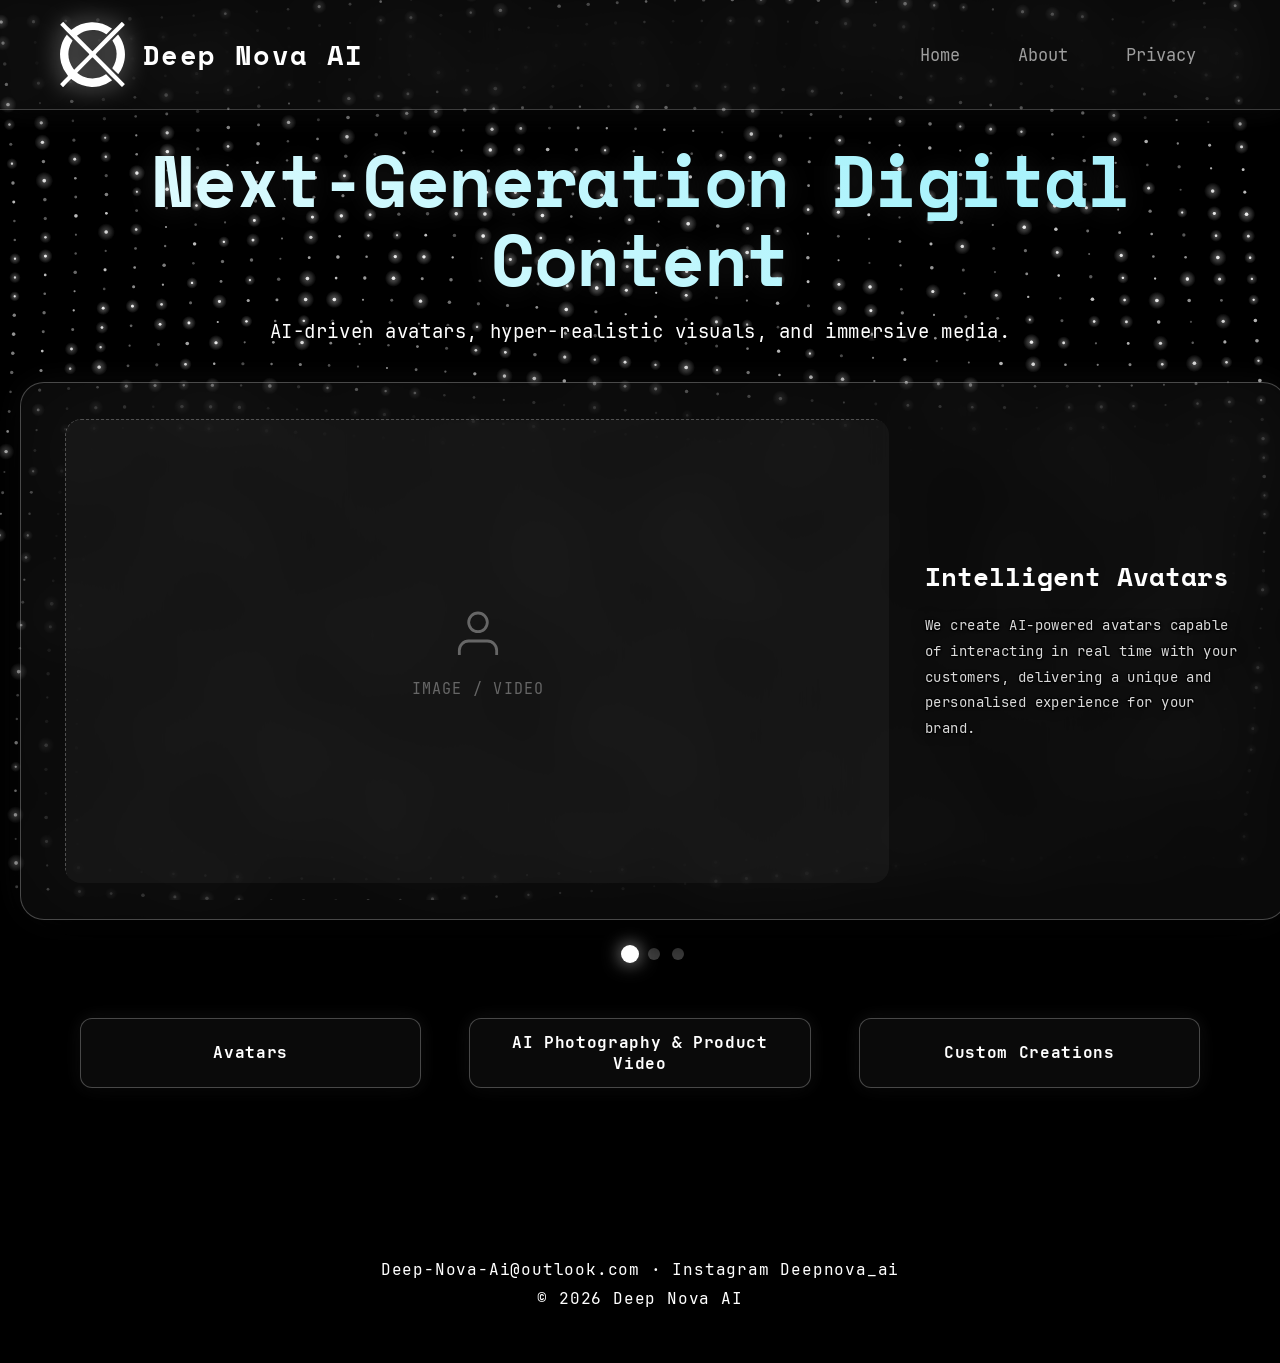
<file: index.html>
<!DOCTYPE html>
<html lang="en">
<head>
<meta charset="UTF-8">
<meta name="viewport" content="width=device-width, initial-scale=1.0">
<title>Deep Nova AI</title>
<link rel="icon" type="image/svg+xml" href="assets/img/logo.svg">
<link href="https://fonts.googleapis.com/css2?family=Inter:wght@300;400;500;600;700&family=Space+Grotesk:wght@300;400;500;600;700&display=swap" rel="stylesheet">
<link rel="stylesheet" href="styles.css">
<script defer src="script.js"></script>
</head>
<body>

    <header class="nav">
        <a href="index.html" class="nav-brand">
            <img src="assets/img/logo.svg" alt="Logo" class="nav-logo">
            <h1>Deep Nova AI</h1>
        </a>
        <button class="nav-toggle" id="navToggle">
            <span></span>
            <span></span>
            <span></span>
        </button>
        <nav id="navMenu">
            <a href="index.html">Home</a>
            <a href="about.html">About</a>
            <a href="privacy.html">Privacy</a>
        </nav>
    </header>

<section class="hero">
  <div class="hero-text">
    <h2>Next-Generation Digital Content</h2>
    <p>AI-driven avatars, hyper-realistic visuals, and immersive media.</p>
  </div>

  <!-- Carousel -->
  <div class="carousel">
    <div class="carousel-track-wrapper">
    <div class="carousel-track">

      <!-- Slide 1: Intelligent Avatars -->
      <a class="carousel-slide" href="chatbots.html">
        <div class="slide-media">
          <div class="slide-media-placeholder">
            <svg width="56" height="56" viewBox="0 0 24 24" fill="none" stroke="currentColor" stroke-width="1.2"><path d="M20 21v-2a4 4 0 0 0-4-4H8a4 4 0 0 0-4 4v2"/><circle cx="12" cy="7" r="4"/></svg>
            <span>Image / Video</span>
          </div>
        </div>
        <div class="slide-text">
          <h3>Intelligent Avatars</h3>
          <p>We create AI-powered avatars capable of interacting in real time with your customers, delivering a unique and personalised experience for your brand.</p>
        </div>
      </a>

      <!-- Slide 2: AI Photography & Video -->
      <a class="carousel-slide" href="data.html">
        <div class="slide-media">
          <div class="slide-media-placeholder">
            <svg width="56" height="56" viewBox="0 0 24 24" fill="none" stroke="currentColor" stroke-width="1.2"><path d="M23 19a2 2 0 0 1-2 2H3a2 2 0 0 1-2-2V8a2 2 0 0 1 2-2h4l2-3h6l2 3h4a2 2 0 0 1 2 2z"/><circle cx="12" cy="13" r="4"/></svg>
            <span>Image / Video</span>
          </div>
        </div>
        <div class="slide-text">
          <h3>AI Photography &amp; Video</h3>
          <p>We generate high-quality product images and videos using artificial intelligence, drastically reducing production costs and timelines for your brand.</p>
        </div>
      </a>

      <!-- Slide 3: Custom Creations -->
      <a class="carousel-slide" href="neural.html">
        <div class="slide-media">
          <div class="slide-media-placeholder">
            <svg width="56" height="56" viewBox="0 0 24 24" fill="none" stroke="currentColor" stroke-width="1.2"><path d="M12 2l3.09 6.26L22 9.27l-5 4.87 1.18 6.88L12 17.77l-6.18 3.25L7 14.14 2 9.27l6.91-1.01L12 2z"/></svg>
            <span>Image / Video</span>
          </div>
        </div>
        <div class="slide-text">
          <h3>Custom Creations</h3>
          <p>We develop fully bespoke AI systems for your business — from process automation to advanced prediction models tailored to your specific creative vision.</p>
        </div>
      </a>

    </div>
    </div><!-- end carousel-track-wrapper -->
    <div class="carousel-dots">
      <span class="dot active" onclick="goToSlide(0)"></span>
      <span class="dot" onclick="goToSlide(1)"></span>
      <span class="dot" onclick="goToSlide(2)"></span>
    </div>
  </div>

  <!-- Buttons -->
  <div class="grid">
    <a class="card" href="chatbots.html">Avatars</a>
    <a class="card" href="data.html">AI Photography &amp; Product Video</a>
    <a class="card" href="neural.html">Custom Creations</a>
  </div>
</section>

<div class="footer">Deep-Nova-Ai@outlook.com · Instagram Deepnova_ai<br>© 2026 Deep Nova AI</div>

</body>
</html>
</file>
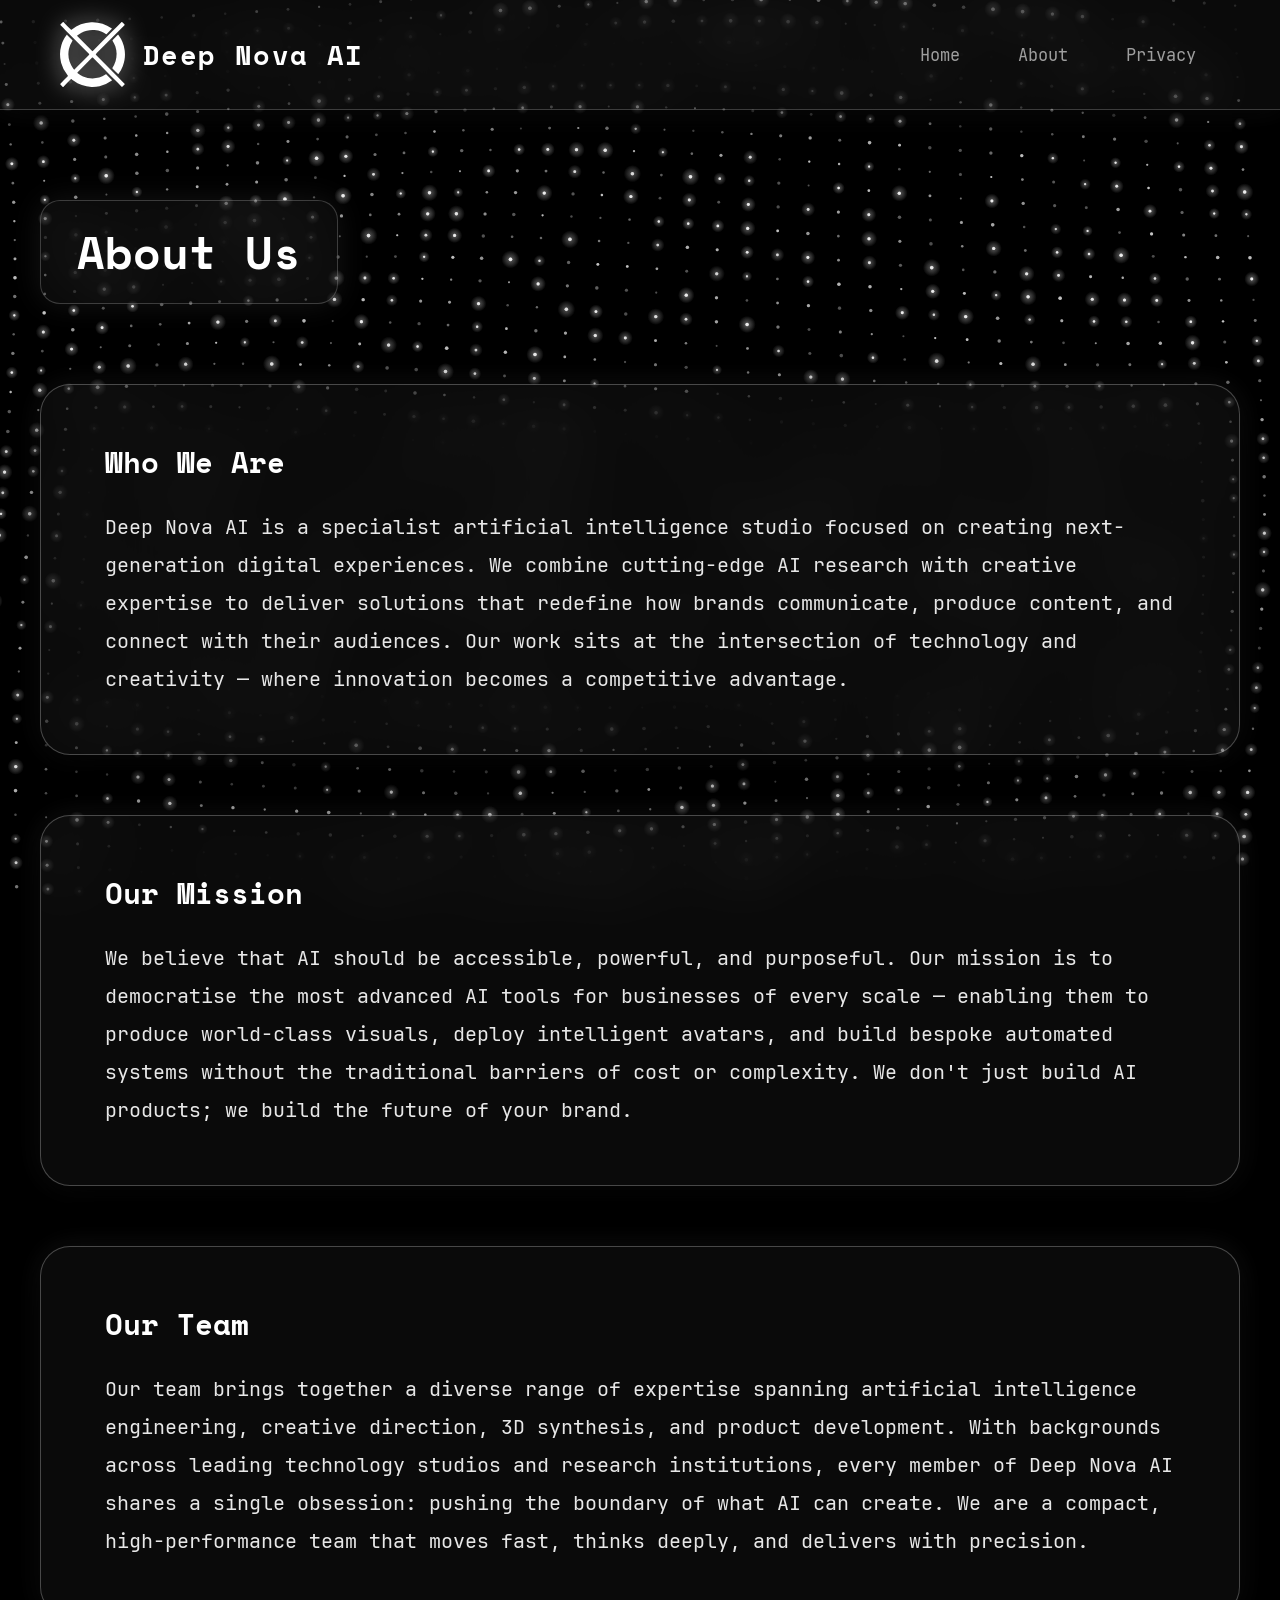
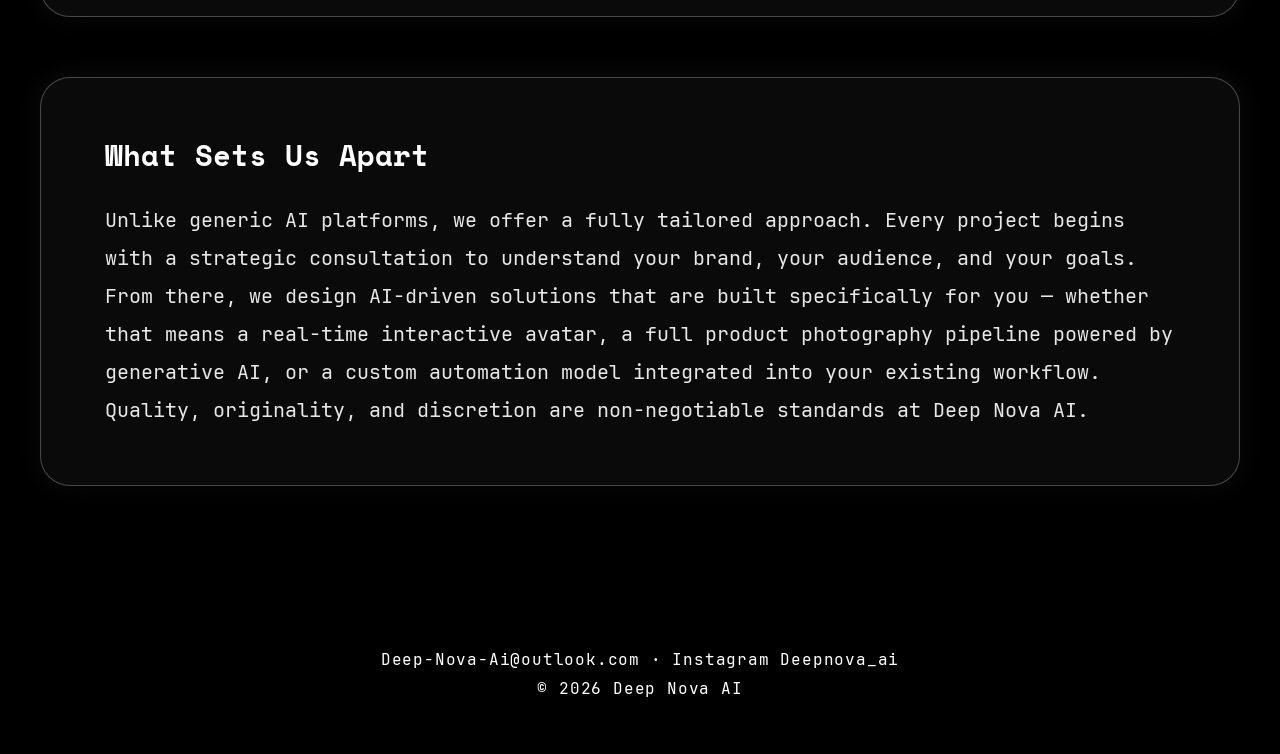
<file: about.html>
<!DOCTYPE html>
<html lang="en">
<head>
<meta charset="UTF-8">
<meta name="viewport" content="width=device-width, initial-scale=1.0">
<link rel="icon" type="image/svg+xml" href="assets/img/logo.svg">
<title>About — Deep Nova AI</title>
<link href="https://fonts.googleapis.com/css2?family=Inter:wght@300;400;500;600;700&family=Space+Grotesk:wght@300;400;500;600;700&display=swap" rel="stylesheet">
<link rel="stylesheet" href="styles.css">
<script defer src="script.js"></script>
</head>
<body>

    <header class="nav">
        <a href="index.html" class="nav-brand">
            <img src="assets/img/logo.svg" alt="Logo" class="nav-logo">
            <h1>Deep Nova AI</h1>
        </a>
        <button class="nav-toggle" id="navToggle">
            <span></span>
            <span></span>
            <span></span>
        </button>
        <nav id="navMenu">
            <a href="index.html">Home</a>
            <a href="about.html">About</a>
            <a href="privacy.html">Privacy</a>
        </nav>
    </header>

<div class="content-page">
  <div class="content-section">

    <div>
      <h2 class="section-title large-title">About Us</h2>
    </div>

    <div class="glass-block">
      <h3>Who We Are</h3>
      <p>Deep Nova AI is a specialist artificial intelligence studio focused on creating next-generation digital experiences. We combine cutting-edge AI research with creative expertise to deliver solutions that redefine how brands communicate, produce content, and connect with their audiences. Our work sits at the intersection of technology and creativity — where innovation becomes a competitive advantage.</p>
    </div>

    <div class="glass-block">
      <h3>Our Mission</h3>
      <p>We believe that AI should be accessible, powerful, and purposeful. Our mission is to democratise the most advanced AI tools for businesses of every scale — enabling them to produce world-class visuals, deploy intelligent avatars, and build bespoke automated systems without the traditional barriers of cost or complexity. We don't just build AI products; we build the future of your brand.</p>
    </div>

    <div class="glass-block">
      <h3>Our Team</h3>
      <p>Our team brings together a diverse range of expertise spanning artificial intelligence engineering, creative direction, 3D synthesis, and product development. With backgrounds across leading technology studios and research institutions, every member of Deep Nova AI shares a single obsession: pushing the boundary of what AI can create. We are a compact, high-performance team that moves fast, thinks deeply, and delivers with precision.</p>
    </div>

    <div class="glass-block">
      <h3>What Sets Us Apart</h3>
      <p>Unlike generic AI platforms, we offer a fully tailored approach. Every project begins with a strategic consultation to understand your brand, your audience, and your goals. From there, we design AI-driven solutions that are built specifically for you — whether that means a real-time interactive avatar, a full product photography pipeline powered by generative AI, or a custom automation model integrated into your existing workflow. Quality, originality, and discretion are non-negotiable standards at Deep Nova AI.</p>
    </div>

  </div>
</div>

<div class="footer">Deep-Nova-Ai@outlook.com · Instagram Deepnova_ai<br>© 2026 Deep Nova AI</div>

</body>
</html>
</file>
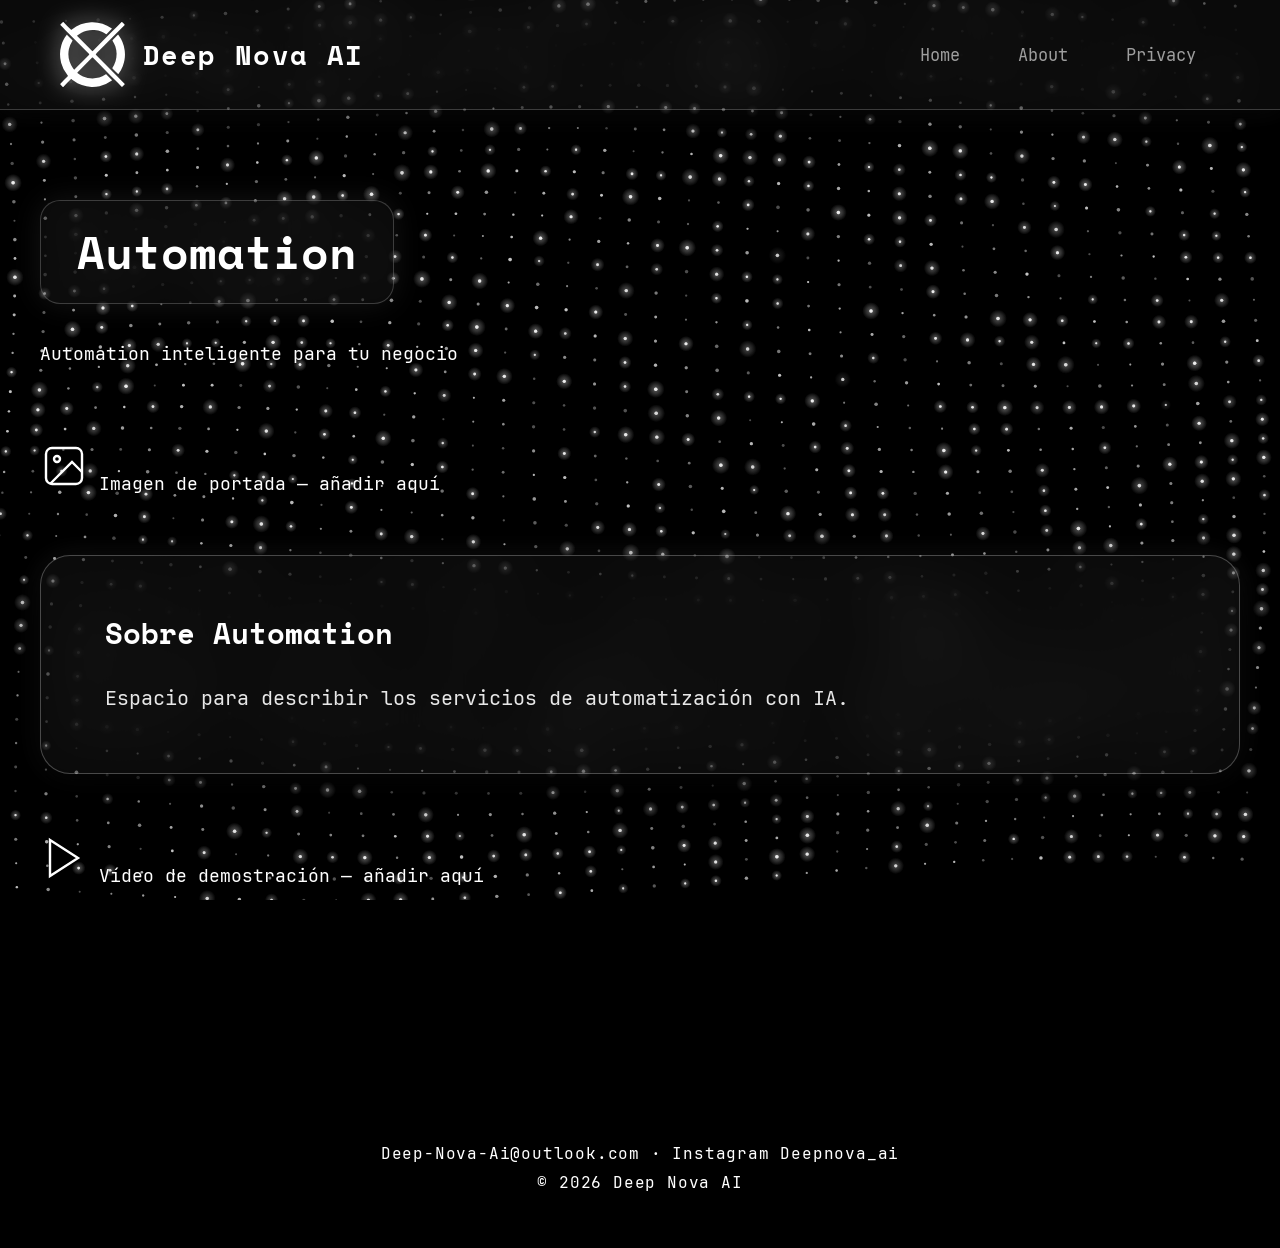
<file: automation.html>
<!DOCTYPE html>
<html lang="es">
<head>
<meta charset="UTF-8">
<meta name="viewport" content="width=device-width, initial-scale=1.0">
<link rel="icon" type="image/svg+xml" href="assets/img/logo.svg">
<title>Automation — Deep Nova AI</title>
<link href="https://fonts.googleapis.com/css2?family=Inter:wght@300;400;500;600;700&family=Space+Grotesk:wght@300;400;500;600;700&display=swap" rel="stylesheet">
<link rel="stylesheet" href="styles.css">
<script defer src="script.js"></script>
</head>
<body>

    
    <header class="nav">
        <a href="index.html" class="nav-brand">
            <img src="assets/img/logo.svg" alt="Logo" class="nav-logo">
            <h1>Deep Nova AI</h1>
        </a>
        <button class="nav-toggle" id="navToggle">
            <span></span>
            <span></span>
            <span></span>
        </button>
        <nav id="navMenu">
            <a href="index.html">Home</a>
            <a href="about.html">About</a>
            <a href="privacy.html">Privacy</a>
        </nav>
    </header>


<div class="content-page">
  <div class="content-section">
    <div>
      <h2 class="section-title large-title">Automation</h2>
      <p class="section-subtitle">Automation inteligente para tu negocio</p>
    </div>
    <div class="media-placeholder">
      <svg width="48" height="48" viewBox="0 0 24 24" fill="none" stroke="currentColor" stroke-width="1.2"><rect x="3" y="3" width="18" height="18" rx="3"/><circle cx="8.5" cy="8.5" r="1.5"/><path d="M21 15l-5-5L5 21"/></svg>
      <span>Imagen de portada — añadir aquí</span>
    </div>
    <div class="glass-block">
      <h3>Sobre Automation</h3>
      <p>Espacio para describir los servicios de automatización con IA.</p>
    </div>
    <div class="video-placeholder">
      <svg width="48" height="48" viewBox="0 0 24 24" fill="none" stroke="currentColor" stroke-width="1.2"><polygon points="5 3 19 12 5 21 5 3"/></svg>
      <span>Vídeo de demostración — añadir aquí</span>
    </div>
  </div>
</div>

<div class="footer">Deep-Nova-Ai@outlook.com · Instagram Deepnova_ai<br>© 2026 Deep Nova AI</div>

</body>
</html>
</file>
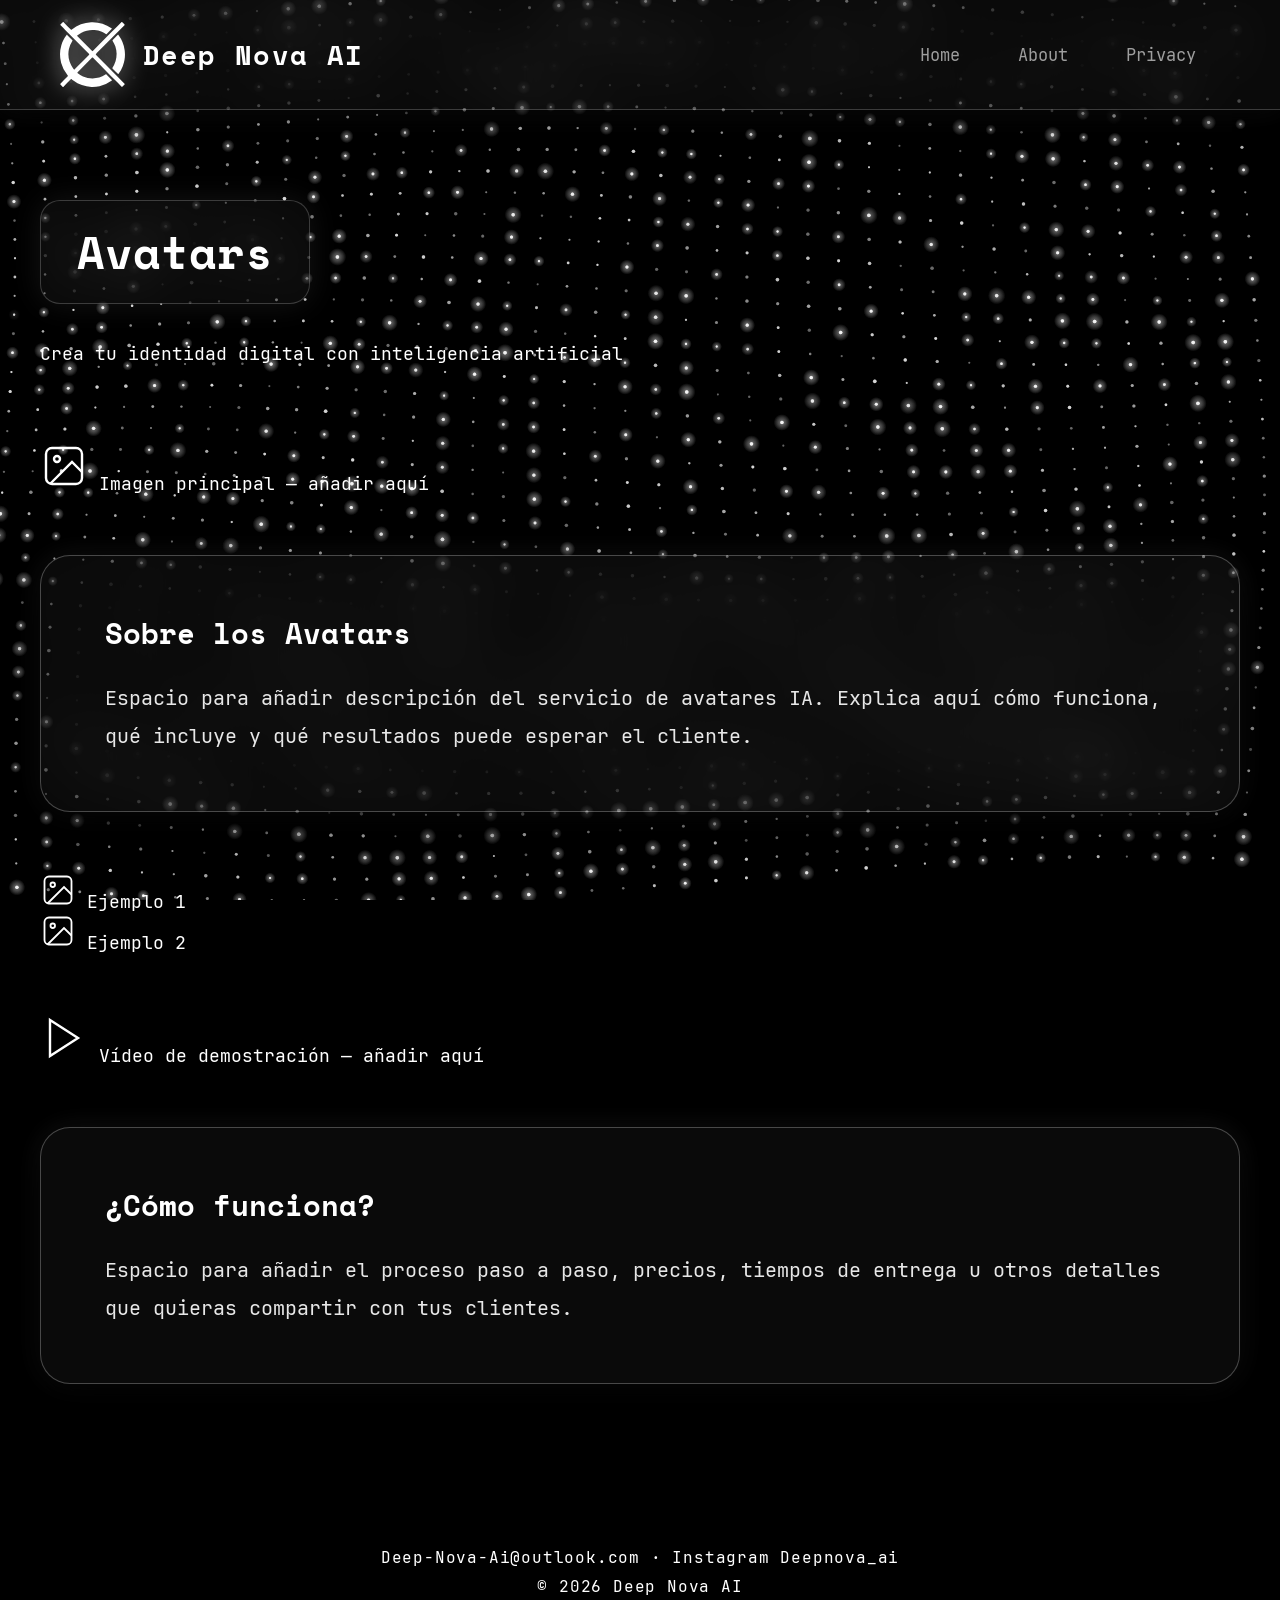
<file: chatbots.html>
<!DOCTYPE html>
<html lang="es">
<head>
<meta charset="UTF-8">
<meta name="viewport" content="width=device-width, initial-scale=1.0">
<link rel="icon" type="image/svg+xml" href="assets/img/logo.svg">
<title>Avatars — Deep Nova AI</title>
<link href="https://fonts.googleapis.com/css2?family=Inter:wght@300;400;500;600;700&family=Space+Grotesk:wght@300;400;500;600;700&display=swap" rel="stylesheet">
<link rel="stylesheet" href="styles.css">
<script defer src="script.js"></script>
</head>
<body>

    
    <header class="nav">
        <a href="index.html" class="nav-brand">
            <img src="assets/img/logo.svg" alt="Logo" class="nav-logo">
            <h1>Deep Nova AI</h1>
        </a>
        <button class="nav-toggle" id="navToggle">
            <span></span>
            <span></span>
            <span></span>
        </button>
        <nav id="navMenu">
            <a href="index.html">Home</a>
            <a href="about.html">About</a>
            <a href="privacy.html">Privacy</a>
        </nav>
    </header>



<div class="content-page">
  <div class="content-section">

    <div>
      <h2 class="section-title large-title">Avatars</h2>
      <p class="section-subtitle">Crea tu identidad digital con inteligencia artificial</p>
    </div>

    <!-- Zona foto destacada -->
    <div class="media-placeholder">
      <svg width="48" height="48" viewBox="0 0 24 24" fill="none" stroke="currentColor" stroke-width="1.2"><rect x="3" y="3" width="18" height="18" rx="3"/><circle cx="8.5" cy="8.5" r="1.5"/><path d="M21 15l-5-5L5 21"/></svg>
      <span>Imagen principal — añadir aquí</span>
    </div>

    <!-- Bloque de texto -->
    <div class="glass-block">
      <h3>Sobre los Avatars</h3>
      <p>Espacio para añadir descripción del servicio de avatares IA. Explica aquí cómo funciona, qué incluye y qué resultados puede esperar el cliente.</p>
    </div>

    <!-- Dos columnas: fotos de ejemplo -->
    <div class="two-col">
      <div class="media-placeholder">
        <svg width="36" height="36" viewBox="0 0 24 24" fill="none" stroke="currentColor" stroke-width="1.2"><rect x="3" y="3" width="18" height="18" rx="3"/><circle cx="8.5" cy="8.5" r="1.5"/><path d="M21 15l-5-5L5 21"/></svg>
        <span>Ejemplo 1</span>
      </div>
      <div class="media-placeholder">
        <svg width="36" height="36" viewBox="0 0 24 24" fill="none" stroke="currentColor" stroke-width="1.2"><rect x="3" y="3" width="18" height="18" rx="3"/><circle cx="8.5" cy="8.5" r="1.5"/><path d="M21 15l-5-5L5 21"/></svg>
        <span>Ejemplo 2</span>
      </div>
    </div>

    <!-- Zona vídeo -->
    <div class="video-placeholder">
      <svg width="48" height="48" viewBox="0 0 24 24" fill="none" stroke="currentColor" stroke-width="1.2"><polygon points="5 3 19 12 5 21 5 3"/></svg>
      <span>Vídeo de demostración — añadir aquí</span>
    </div>

    <!-- Texto adicional -->
    <div class="glass-block">
      <h3>¿Cómo funciona?</h3>
      <p>Espacio para añadir el proceso paso a paso, precios, tiempos de entrega u otros detalles que quieras compartir con tus clientes.</p>
    </div>

  </div>
</div>

<div class="footer">Deep-Nova-Ai@outlook.com · Instagram Deepnova_ai<br>© 2026 Deep Nova AI</div>

</body>
</html>
</file>
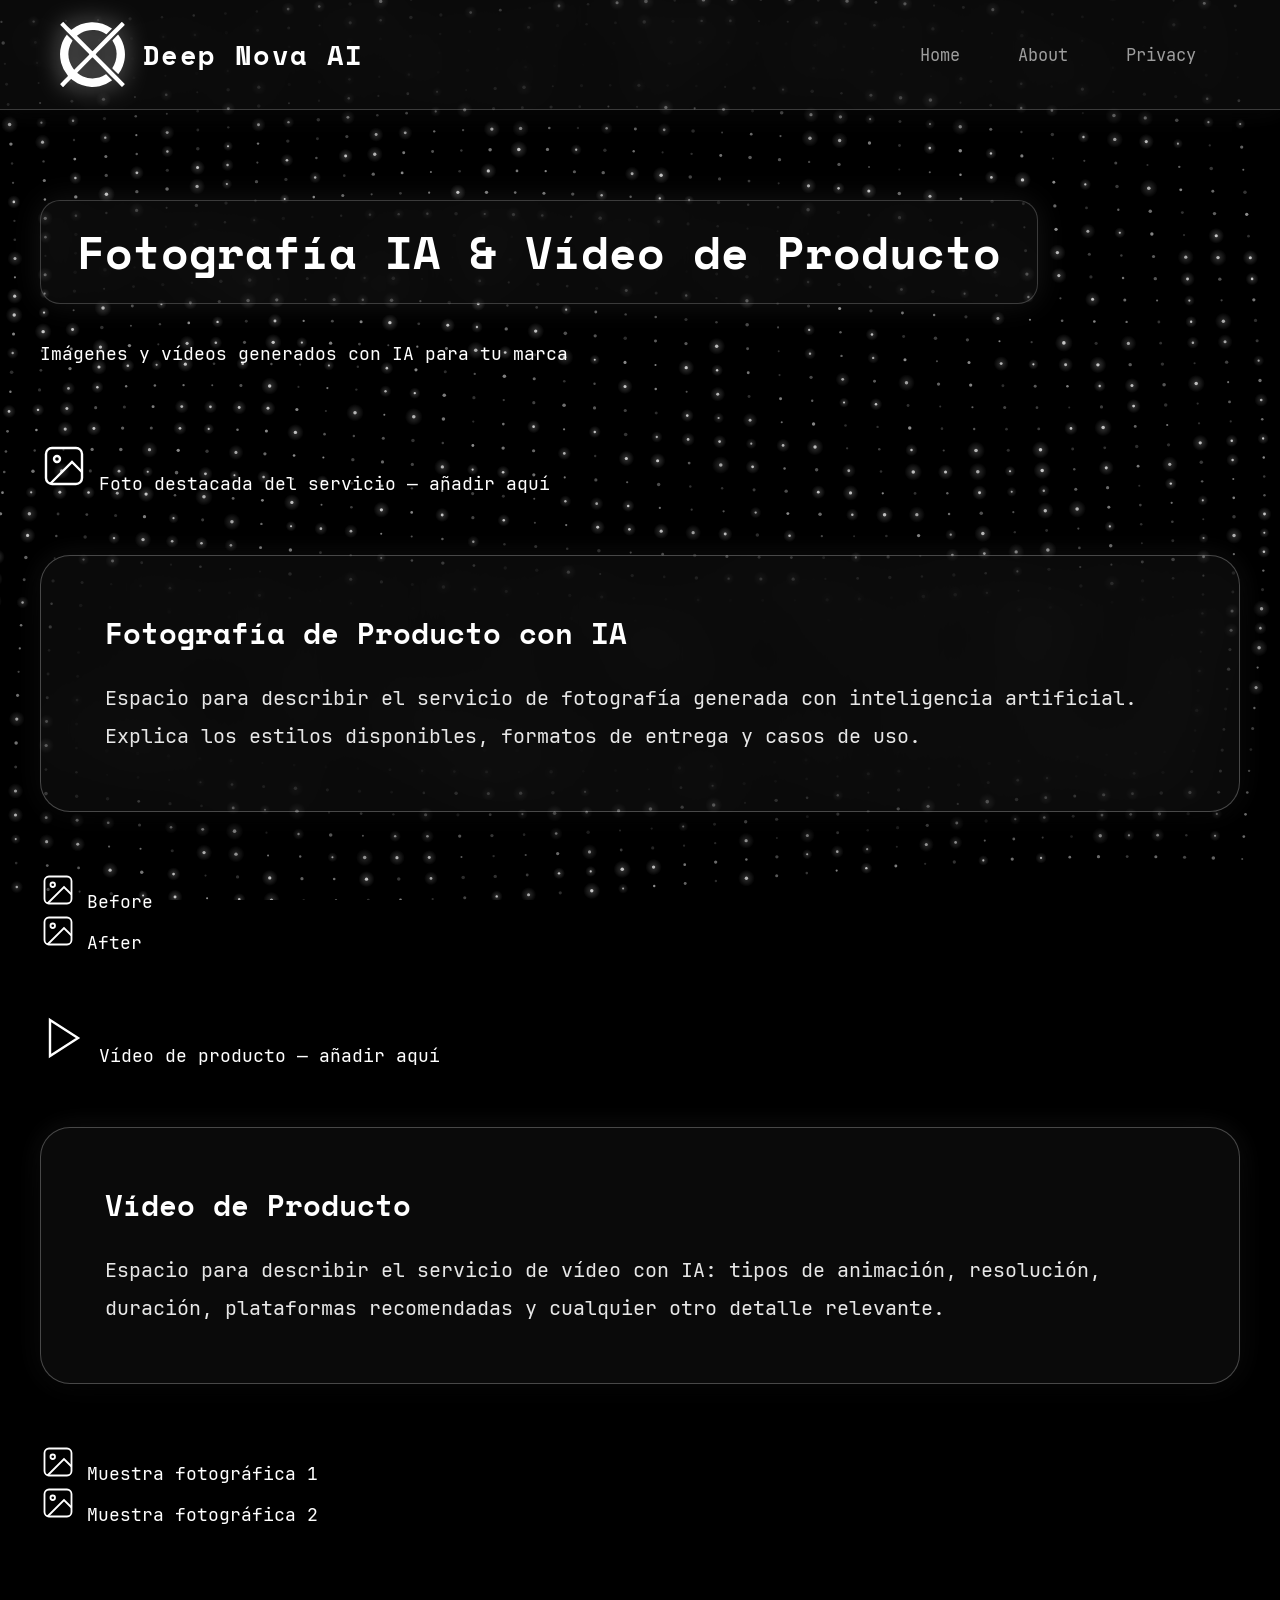
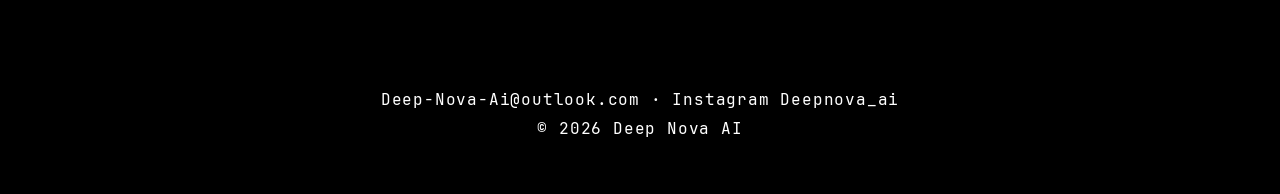
<file: data.html>
<!DOCTYPE html>
<html lang="es">
<head>
<meta charset="UTF-8">
<meta name="viewport" content="width=device-width, initial-scale=1.0">
<link rel="icon" type="image/svg+xml" href="assets/img/logo.svg">
<title>Fotografía IA & Vídeo — Deep Nova AI</title>
<link href="https://fonts.googleapis.com/css2?family=Inter:wght@300;400;500;600;700&family=Space+Grotesk:wght@300;400;500;600;700&display=swap" rel="stylesheet">
<link rel="stylesheet" href="styles.css">
<script defer src="script.js"></script>
</head>
<body>

    
    <header class="nav">
        <a href="index.html" class="nav-brand">
            <img src="assets/img/logo.svg" alt="Logo" class="nav-logo">
            <h1>Deep Nova AI</h1>
        </a>
        <button class="nav-toggle" id="navToggle">
            <span></span>
            <span></span>
            <span></span>
        </button>
        <nav id="navMenu">
            <a href="index.html">Home</a>
            <a href="about.html">About</a>
            <a href="privacy.html">Privacy</a>
        </nav>
    </header>



<div class="content-page">
  <div class="content-section">

    <div>
      <h2 class="section-title large-title">Fotografía IA &amp; Vídeo de Producto</h2>
      <p class="section-subtitle">Imágenes y vídeos generados con IA para tu marca</p>
    </div>

    <!-- Imagen principal -->
    <div class="media-placeholder">
      <svg width="48" height="48" viewBox="0 0 24 24" fill="none" stroke="currentColor" stroke-width="1.2"><rect x="3" y="3" width="18" height="18" rx="3"/><circle cx="8.5" cy="8.5" r="1.5"/><path d="M21 15l-5-5L5 21"/></svg>
      <span>Foto destacada del servicio — añadir aquí</span>
    </div>

    <div class="glass-block">
      <h3>Fotografía de Producto con IA</h3>
      <p>Espacio para describir el servicio de fotografía generada con inteligencia artificial. Explica los estilos disponibles, formatos de entrega y casos de uso.</p>
    </div>

    <div class="two-col">
      <div class="media-placeholder">
        <svg width="36" height="36" viewBox="0 0 24 24" fill="none" stroke="currentColor" stroke-width="1.2"><rect x="3" y="3" width="18" height="18" rx="3"/><circle cx="8.5" cy="8.5" r="1.5"/><path d="M21 15l-5-5L5 21"/></svg>
        <span>Before</span>
      </div>
      <div class="media-placeholder">
        <svg width="36" height="36" viewBox="0 0 24 24" fill="none" stroke="currentColor" stroke-width="1.2"><rect x="3" y="3" width="18" height="18" rx="3"/><circle cx="8.5" cy="8.5" r="1.5"/><path d="M21 15l-5-5L5 21"/></svg>
        <span>After</span>
      </div>
    </div>

    <div class="video-placeholder">
      <svg width="48" height="48" viewBox="0 0 24 24" fill="none" stroke="currentColor" stroke-width="1.2"><polygon points="5 3 19 12 5 21 5 3"/></svg>
      <span>Vídeo de producto — añadir aquí</span>
    </div>

    <div class="glass-block">
      <h3>Vídeo de Producto</h3>
      <p>Espacio para describir el servicio de vídeo con IA: tipos de animación, resolución, duración, plataformas recomendadas y cualquier otro detalle relevante.</p>
    </div>

    <div class="two-col">
      <div class="media-placeholder">
        <svg width="36" height="36" viewBox="0 0 24 24" fill="none" stroke="currentColor" stroke-width="1.2"><rect x="3" y="3" width="18" height="18" rx="3"/><circle cx="8.5" cy="8.5" r="1.5"/><path d="M21 15l-5-5L5 21"/></svg>
        <span>Muestra fotográfica 1</span>
      </div>
      <div class="media-placeholder">
        <svg width="36" height="36" viewBox="0 0 24 24" fill="none" stroke="currentColor" stroke-width="1.2"><rect x="3" y="3" width="18" height="18" rx="3"/><circle cx="8.5" cy="8.5" r="1.5"/><path d="M21 15l-5-5L5 21"/></svg>
        <span>Muestra fotográfica 2</span>
      </div>
    </div>

  </div>
</div>

<div class="footer">Deep-Nova-Ai@outlook.com · Instagram Deepnova_ai<br>© 2026 Deep Nova AI</div>

</body>
</html>
</file>
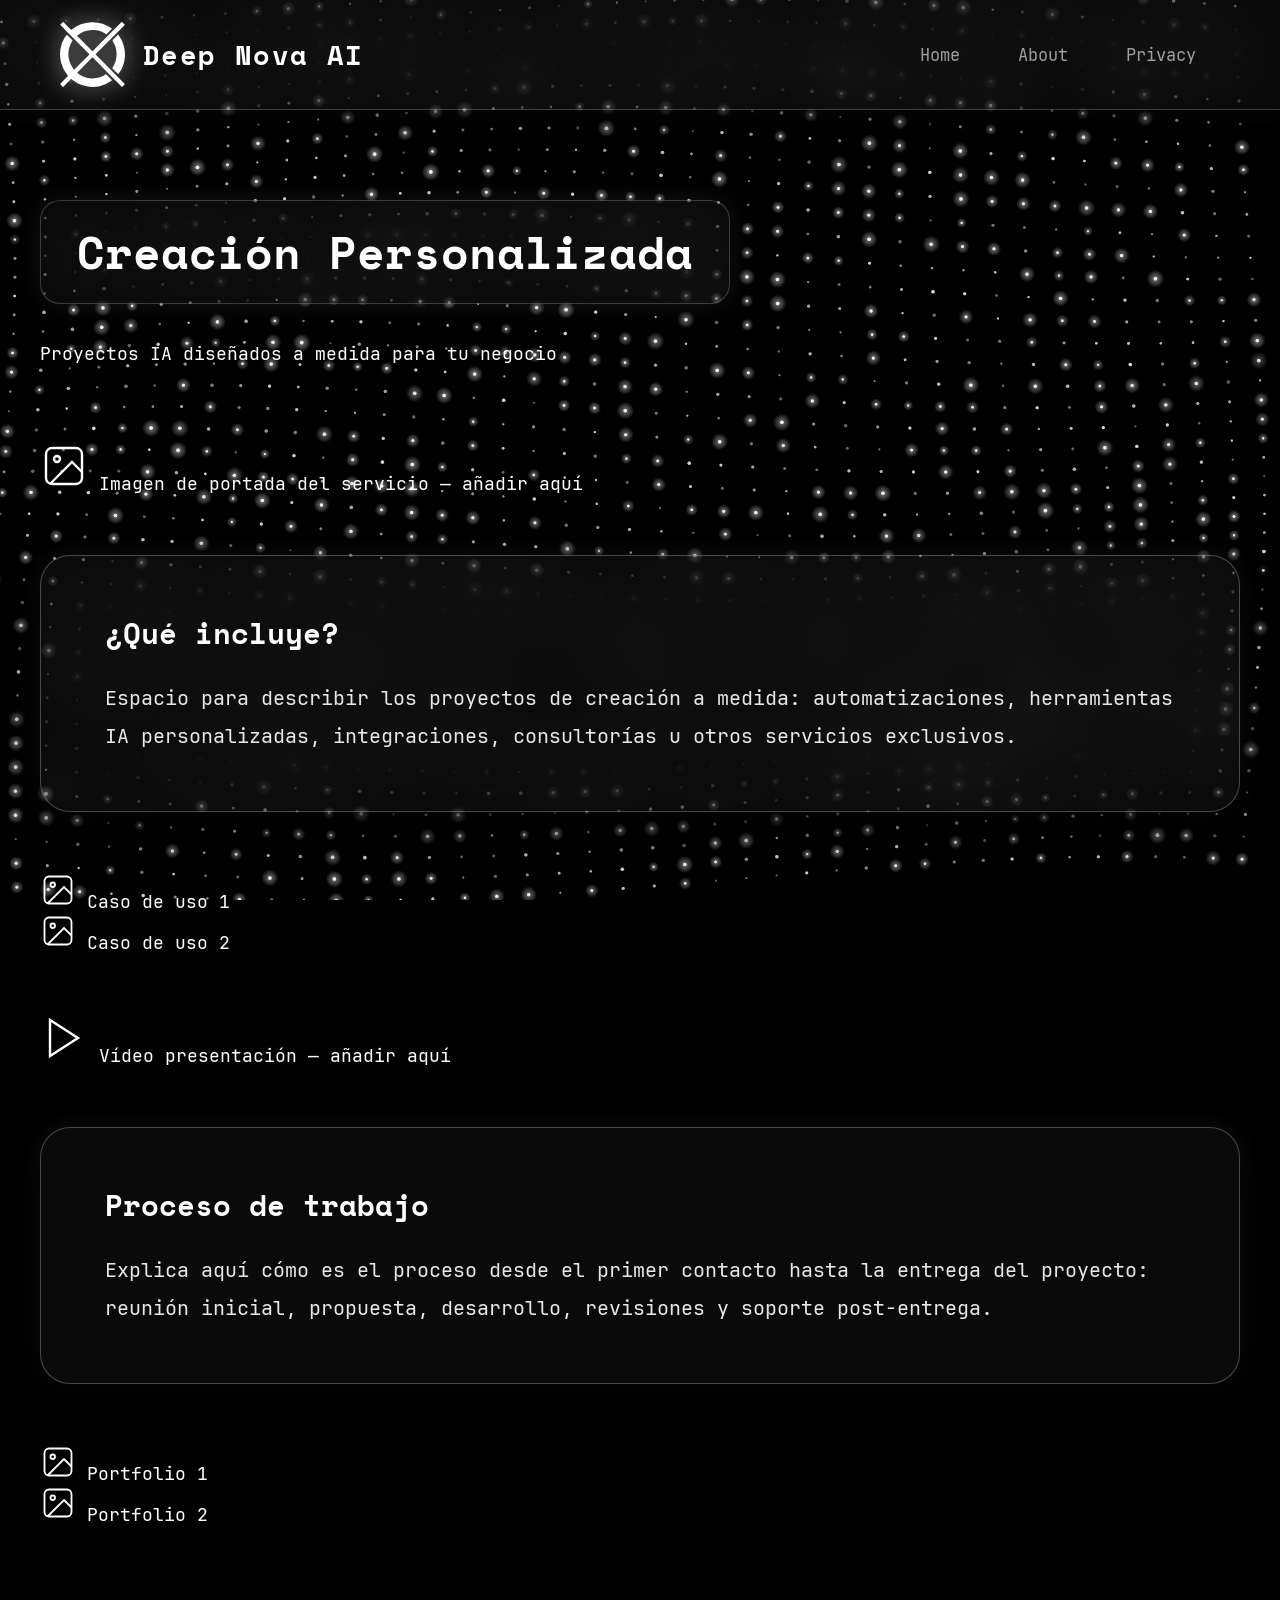
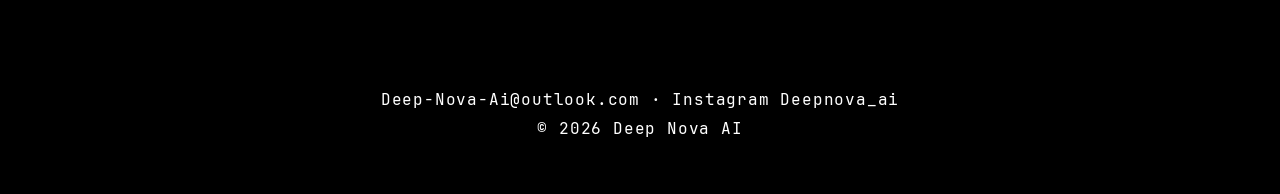
<file: neural.html>
<!DOCTYPE html>
<html lang="es">
<head>
<meta charset="UTF-8">
<meta name="viewport" content="width=device-width, initial-scale=1.0">
<link rel="icon" type="image/svg+xml" href="assets/img/logo.svg">
<title>Creación Personalizada — Deep Nova AI</title>
<link href="https://fonts.googleapis.com/css2?family=Inter:wght@300;400;500;600;700&family=Space+Grotesk:wght@300;400;500;600;700&display=swap" rel="stylesheet">
<link rel="stylesheet" href="styles.css">
<script defer src="script.js"></script>
</head>
<body>

    
    <header class="nav">
        <a href="index.html" class="nav-brand">
            <img src="assets/img/logo.svg" alt="Logo" class="nav-logo">
            <h1>Deep Nova AI</h1>
        </a>
        <button class="nav-toggle" id="navToggle">
            <span></span>
            <span></span>
            <span></span>
        </button>
        <nav id="navMenu">
            <a href="index.html">Home</a>
            <a href="about.html">About</a>
            <a href="privacy.html">Privacy</a>
        </nav>
    </header>



<div class="content-page">
  <div class="content-section">

    <div>
      <h2 class="section-title large-title">Creación Personalizada</h2>
      <p class="section-subtitle">Proyectos IA diseñados a medida para tu negocio</p>
    </div>

    <div class="media-placeholder">
      <svg width="48" height="48" viewBox="0 0 24 24" fill="none" stroke="currentColor" stroke-width="1.2"><rect x="3" y="3" width="18" height="18" rx="3"/><circle cx="8.5" cy="8.5" r="1.5"/><path d="M21 15l-5-5L5 21"/></svg>
      <span>Imagen de portada del servicio — añadir aquí</span>
    </div>

    <div class="glass-block">
      <h3>¿Qué incluye?</h3>
      <p>Espacio para describir los proyectos de creación a medida: automatizaciones, herramientas IA personalizadas, integraciones, consultorías u otros servicios exclusivos.</p>
    </div>

    <div class="two-col">
      <div class="media-placeholder">
        <svg width="36" height="36" viewBox="0 0 24 24" fill="none" stroke="currentColor" stroke-width="1.2"><rect x="3" y="3" width="18" height="18" rx="3"/><circle cx="8.5" cy="8.5" r="1.5"/><path d="M21 15l-5-5L5 21"/></svg>
        <span>Caso de uso 1</span>
      </div>
      <div class="media-placeholder">
        <svg width="36" height="36" viewBox="0 0 24 24" fill="none" stroke="currentColor" stroke-width="1.2"><rect x="3" y="3" width="18" height="18" rx="3"/><circle cx="8.5" cy="8.5" r="1.5"/><path d="M21 15l-5-5L5 21"/></svg>
        <span>Caso de uso 2</span>
      </div>
    </div>

    <div class="video-placeholder">
      <svg width="48" height="48" viewBox="0 0 24 24" fill="none" stroke="currentColor" stroke-width="1.2"><polygon points="5 3 19 12 5 21 5 3"/></svg>
      <span>Vídeo presentación — añadir aquí</span>
    </div>

    <div class="glass-block">
      <h3>Proceso de trabajo</h3>
      <p>Explica aquí cómo es el proceso desde el primer contacto hasta la entrega del proyecto: reunión inicial, propuesta, desarrollo, revisiones y soporte post-entrega.</p>
    </div>

    <div class="two-col">
      <div class="media-placeholder">
        <svg width="36" height="36" viewBox="0 0 24 24" fill="none" stroke="currentColor" stroke-width="1.2"><rect x="3" y="3" width="18" height="18" rx="3"/><circle cx="8.5" cy="8.5" r="1.5"/><path d="M21 15l-5-5L5 21"/></svg>
        <span>Portfolio 1</span>
      </div>
      <div class="media-placeholder">
        <svg width="36" height="36" viewBox="0 0 24 24" fill="none" stroke="currentColor" stroke-width="1.2"><rect x="3" y="3" width="18" height="18" rx="3"/><circle cx="8.5" cy="8.5" r="1.5"/><path d="M21 15l-5-5L5 21"/></svg>
        <span>Portfolio 2</span>
      </div>
    </div>

  </div>
</div>

<div class="footer">Deep-Nova-Ai@outlook.com · Instagram Deepnova_ai<br>© 2026 Deep Nova AI</div>

</body>
</html>
</file>
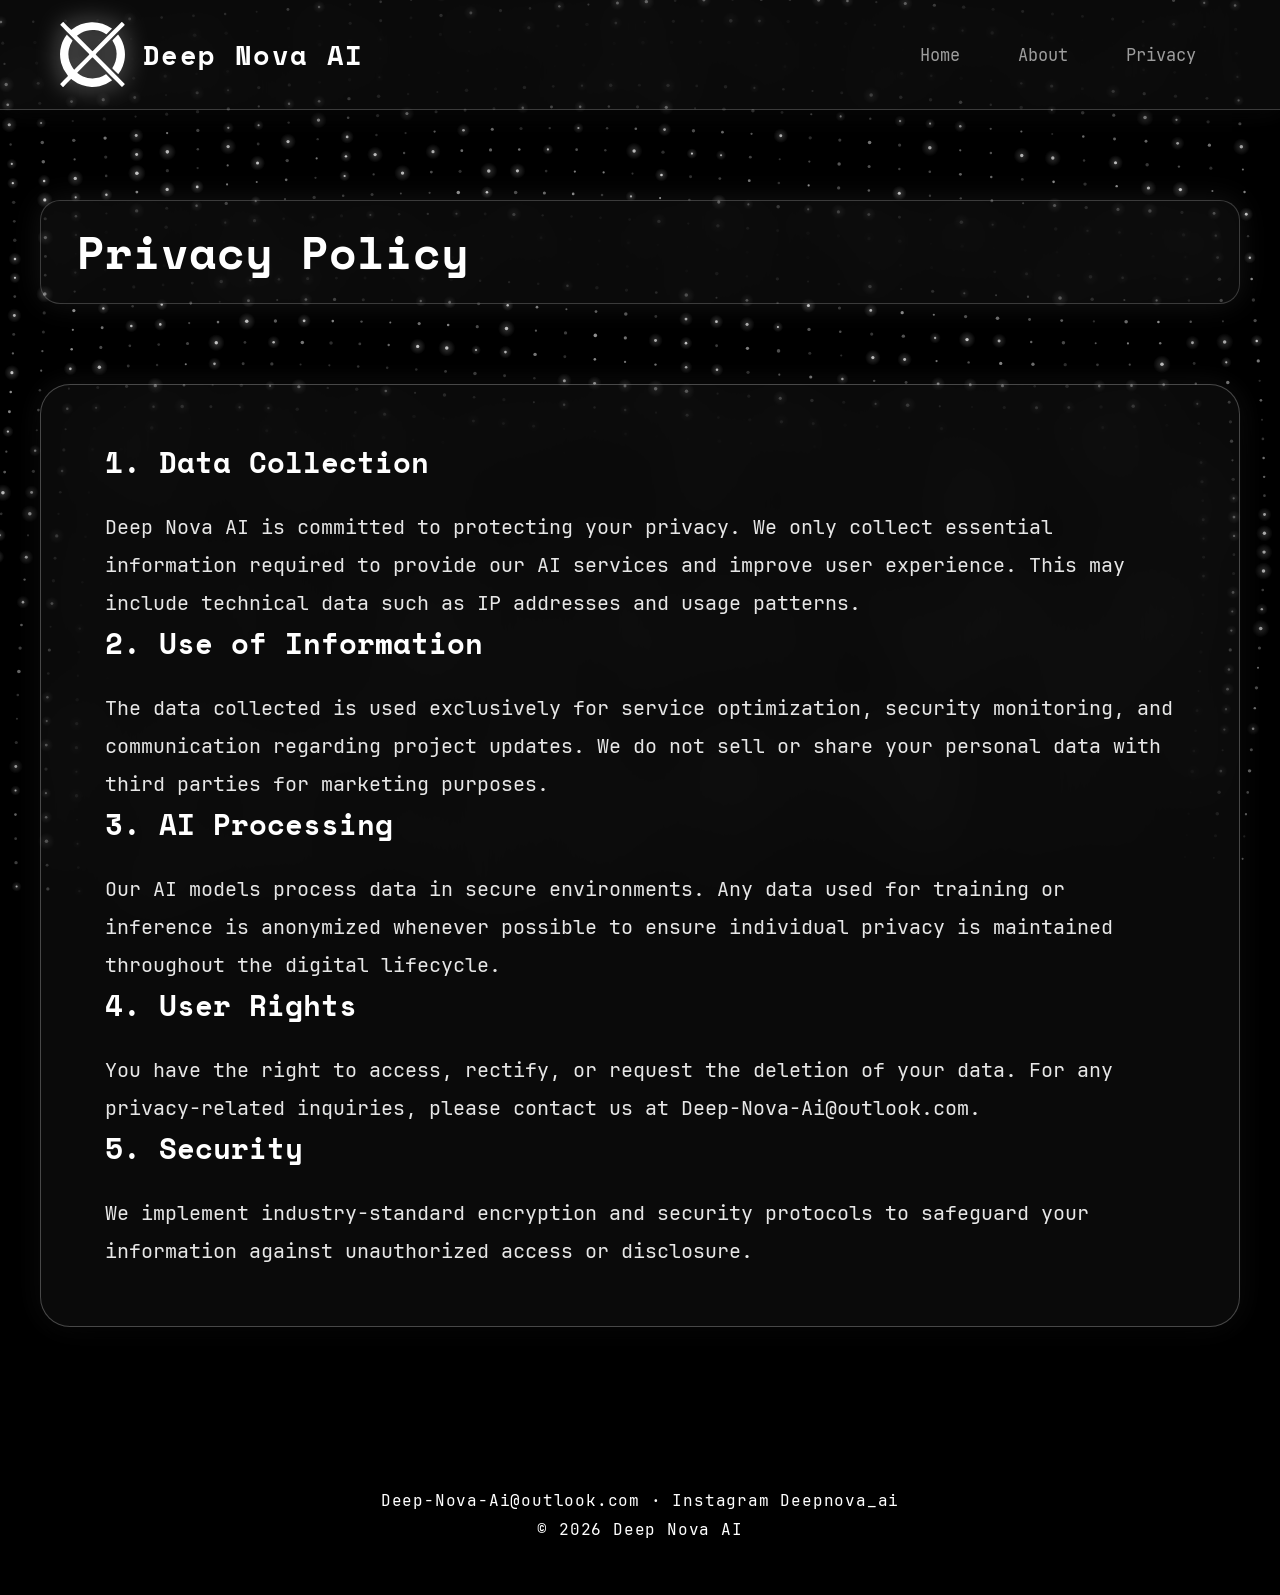
<file: privacy.html>
<!DOCTYPE html>
<html lang="es">
<head>
<meta charset="UTF-8">
<meta name="viewport" content="width=device-width, initial-scale=1.0">
<link rel="icon" type="image/svg+xml" href="assets/img/logo.svg">
<title>Privacy — Deep Nova AI</title>
<link href="https://fonts.googleapis.com/css2?family=Inter:wght@300;400;500;600;700&family=Space+Grotesk:wght@300;400;500;600;700&display=swap" rel="stylesheet">
<link rel="stylesheet" href="styles.css">
<script defer src="script.js"></script>
</head>
<body>


    
    <header class="nav">
        <a href="index.html" class="nav-brand">
            <img src="assets/img/logo.svg" alt="Logo" class="nav-logo">
            <h1>Deep Nova AI</h1>
        </a>
        <button class="nav-toggle" id="navToggle">
            <span></span>
            <span></span>
            <span></span>
        </button>
        <nav id="navMenu">
            <a href="index.html">Home</a>
            <a href="about.html">About</a>
            <a href="privacy.html">Privacy</a>
        </nav>
    </header>


<div class="content-page">
  
    
    <div class="content-section">
        <h2 class="section-title large-title">Privacy Policy</h2>
        <div class="glass-block">
            <h3>1. Data Collection</h3>
            <p>Deep Nova AI is committed to protecting your privacy. We only collect essential information required to provide our AI services and improve user experience. This may include technical data such as IP addresses and usage patterns.</p>
            
            <h3>2. Use of Information</h3>
            <p>The data collected is used exclusively for service optimization, security monitoring, and communication regarding project updates. We do not sell or share your personal data with third parties for marketing purposes.</p>
            
            <h3>3. AI Processing</h3>
            <p>Our AI models process data in secure environments. Any data used for training or inference is anonymized whenever possible to ensure individual privacy is maintained throughout the digital lifecycle.</p>
            
            <h3>4. User Rights</h3>
            <p>You have the right to access, rectify, or request the deletion of your data. For any privacy-related inquiries, please contact us at Deep-Nova-Ai@outlook.com.</p>
            
            <h3>5. Security</h3>
            <p>We implement industry-standard encryption and security protocols to safeguard your information against unauthorized access or disclosure.</p>
        </div>
    </div>

</div>

</div>
</div>

<div class="footer">Deep-Nova-Ai@outlook.com · Instagram Deepnova_ai<br>© 2026 Deep Nova AI</div>

</body>
</html>
</file>
<file: styles.css>
/* ===== FUENTES LOCALES ===== */
@font-face {
  font-family: 'JetBrains Mono';
  src: url('assets/fonts/JetBrainsMono-Regular.ttf') format('truetype');
  font-weight: 400;
  font-style: normal;
}
@font-face {
  font-family: 'JetBrains Mono';
  src: url('assets/fonts/JetBrainsMono-Bold.ttf') format('truetype');
  font-weight: 700;
  font-style: normal;
}
@font-face {
  font-family: 'Space Mono';
  src: url('assets/fonts/SpaceMono-Regular.ttf') format('truetype');
  font-weight: 400;
  font-style: normal;
}
@font-face {
  font-family: 'Space Mono';
  src: url('assets/fonts/SpaceMono-Bold.ttf') format('truetype');
  font-weight: 700;
  font-style: normal;
}

/* ===== BASE ===== */
html { scroll-behavior: smooth; }
body {
  margin: 0;
  font-family: 'JetBrains Mono', monospace;
  background: #000000;
  color: #ffffff;
  overflow-x: hidden;
  -webkit-font-smoothing: antialiased;
  -moz-osx-font-smoothing: grayscale;
  font-size: 1.1rem;
}

h1, h2, h3, h4, h5, h6, .nav-brand h1, .section-title {
  font-family: 'Space Mono', monospace;
}

/* ===== PARTÍCULAS ===== */
#particles-js { position: fixed; top: 0; left: 0; width: 100%; height: 100%; z-index: -1; }

/* ===== NAV ===== */
.nav {
  position: fixed;
  top: 0;
  left: 0;
  width: 100%;
  display: flex;
  justify-content: space-between;
  align-items: center;
  padding: 0 60px;
  height: 110px;
  background: rgba(255, 255, 255, 0.04);
  backdrop-filter: blur(25px) saturate(180%);
  -webkit-backdrop-filter: blur(25px) saturate(180%);
  border-bottom: 1px solid rgba(255, 255, 255, 0.2);
  box-shadow: 0 8px 32px rgba(0,0,0,0.8), 0 0 25px rgba(255,255,255,0.08);
  box-sizing: border-box;
  z-index: 100;
}

.nav-brand {
  display: flex;
  align-items: center;
  gap: 18px;
  text-decoration: none !important;
  cursor: pointer;
  color: #ffffff !important;
}

.nav-logo {
  width: 65px;
  height: 65px;
  object-fit: contain;
  filter: brightness(0) invert(1) drop-shadow(0 0 12px rgba(255,255,255,0.5));
  transition: filter 0.3s ease, transform 0.4s ease;
}

.nav-brand:hover .nav-logo {
  filter: drop-shadow(0 0 15px rgba(255,255,255,0.7));
  transform: scale(1.05);
}

.nav h1 {
  margin: 0;
  font-size: 1.7rem;
  letter-spacing: 0.05em;
  font-weight: 700;
}

.nav nav {
  display: flex;
  align-items: center;
  gap: 10px;
}

.nav nav a {
  color: rgba(255,255,255,0.6);
  padding: 12px 24px;
  border-radius: 12px;
  text-decoration: none;
  transition: all 0.25s ease;
  font-size: 1.05rem;
  font-weight: 500;
}

.nav nav a:hover {
  color: #ffffff;
  background: rgba(255, 255, 255, 0.1);
}

.nav nav a.active {
  color: #ffffff;
  background: rgba(255, 255, 255, 0.15);
  border: 1px solid rgba(255, 255, 255, 0.2);
}

/* Hamburger menu móvil */
.nav-toggle {
  display: none;
  flex-direction: column;
  gap: 6px;
  cursor: pointer;
  padding: 10px;
  z-index: 101;
  background: none;
  border: none;
}

.nav-toggle span {
  display: block;
  width: 25px;
  height: 2px;
  background: #ffffff;
  transition: 0.3s;
}

/* ===== HERO — MÁS CORTO Y VISUAL ===== */
.hero {
  min-height: 80vh; /* Reducido de 100vh */
  display: flex;
  flex-direction: column;
  justify-content: center;
  align-items: center;
  padding: 140px 20px 40px;
  box-sizing: border-box;
  gap: 30px;
}

.hero-text {
  text-align: center;
  margin-bottom: 8px;
  background: transparent;
  border: none;
}

.hero h2 {
  font-size: clamp(2.5rem, 6vw, 4.5rem); /* Reducido */
  font-weight: 700;
  margin: 0;
  letter-spacing: -0.02em;
  line-height: 1.1;
  background: linear-gradient(45deg, #ffffff, #a5f3fc, #e0e7ff, #ffffff);
  background-size: 300% 300%;
  -webkit-background-clip: text;
  -webkit-text-fill-color: transparent;
  animation: gradient-text 8s ease infinite;
  text-shadow: 0 0 30px rgba(255,255,255,0.1);
}

@keyframes gradient-text {
  0% { background-position: 0% 50%; }
  50% { background-position: 100% 50%; }
  100% { background-position: 0% 50%; }
}

.hero p {
  opacity: 1;
  color: #ffffff;
  font-size: 1.2rem;
  margin: 20px 0 0;
  font-weight: 400;
  letter-spacing: 0.03em;
  text-shadow:
    0 0 8px rgba(0,0,0,0.95),
    0 0 16px rgba(0,0,0,0.9),
    0 1px 3px rgba(0,0,0,1),
    -1px -1px 0 rgba(0,0,0,0.8),
     1px -1px 0 rgba(0,0,0,0.8),
    -1px  1px 0 rgba(0,0,0,0.8),
     1px  1px 0 rgba(0,0,0,0.8);
}

/* ===== CARRUSEL ===== */
.carousel {
  position: relative;
  width: min(1800px, 99vw);
  margin: 0 auto;
}

/* This wrapper clips the sliding track */
.carousel-track-wrapper {
  border-radius: 24px;
  border: 1px solid rgba(255, 255, 255, 0.25);
  background: rgba(255, 255, 255, 0.04);
  backdrop-filter: blur(30px);
  -webkit-backdrop-filter: blur(30px);
  box-shadow: 0 20px 60px rgba(0,0,0,0.95), 0 0 40px rgba(255,255,255,0.05);
  overflow: hidden;
}

/* The track slides horizontally */
.carousel-track {
  display: flex;
  width: 300%;
  transition: transform 0.8s cubic-bezier(0.4, 0, 0.2, 1);
}

/* Each slide: image 16:9 on the left, text on the right */
.carousel-slide {
  width: calc(100% / 3);
  min-width: calc(100% / 3);
  display: flex;
  flex-direction: row;
  align-items: center;
  gap: 36px;
  padding: 36px 44px;
  box-sizing: border-box;
  flex-shrink: 0;
  text-decoration: none !important;
  color: #ffffff;
  cursor: pointer;
  transition: background 0.3s ease;
}

.carousel-slide:hover {
  background: rgba(255,255,255,0.03);
}

/* Left: media area — 16:9 ratio, takes ~70% width of the slide */
.slide-media {
  flex: 0 0 70%;
  aspect-ratio: 16 / 9;
  border-radius: 16px;
  overflow: hidden;
  position: relative;
  align-self: center;
}

.slide-media img,
.slide-media video {
  width: 100%;
  height: 100%;
  object-fit: cover;
  border-radius: 16px;
  display: block;
}

/* Placeholder shown until real media is added */
.slide-media-placeholder {
  width: 100%;
  height: 100%;
  border-radius: 16px;
  display: flex;
  flex-direction: column;
  align-items: center;
  justify-content: center;
  gap: 16px;
  border: 1.5px dashed rgba(255,255,255,0.25);
  background: rgba(255,255,255,0.04);
  color: rgba(255,255,255,0.35);
  font-size: 0.95rem;
  letter-spacing: 0.08em;
  text-transform: uppercase;
}

/* Right: text */
.slide-text {
  flex: 1;
  display: flex;
  flex-direction: column;
  gap: 20px;
  align-self: center;
}

.slide-text h3 {
  margin: 0;
  font-size: clamp(1.4rem, 2vw, 2.2rem);
  font-weight: 700;
  line-height: 1.2;
}

.slide-text p {
  margin: 0;
  opacity: 0.85;
  font-size: clamp(0.9rem, 1.1vw, 1.05rem);
  line-height: 1.8;
}

.carousel-dots {
  display: flex;
  justify-content: center;
  gap: 12px;
  margin-top: 28px;
}

.dot {
  width: 12px;
  height: 12px;
  border-radius: 50%;
  background: rgba(255, 255, 255, 0.3);
  cursor: pointer;
  transition: all 0.35s ease;
}

.dot.active {
  background: #ffffff;
  transform: scale(1.5);
  box-shadow: 0 0 12px rgba(255,255,255,0.7);
}

/* ===== GRID BOTONES ===== */
.grid {
  display: grid;
  grid-template-columns: repeat(3, 1fr);
  gap: 48px;
  padding: 28px 60px;
  max-width: 1300px;
  margin: 0 auto;
  width: 100%;
  box-sizing: border-box;
}

.card {
  padding: 12px 28px;
  background: rgba(255, 255, 255, 0.04);
  backdrop-filter: blur(25px);
  -webkit-backdrop-filter: blur(25px);
  border: 1px solid rgba(255, 255, 255, 0.25);
  border-radius: 12px;
  text-decoration: none;
  color: #ffffff;
  transition: all 0.35s ease;
  text-align: center;
  font-size: 1rem;
  font-weight: 600;
  letter-spacing: 0.04em;
  box-shadow: 0 8px 30px rgba(0,0,0,0.7), 0 0 20px rgba(255,255,255,0.08);
  display: flex;
  align-items: center;
  justify-content: center;
  min-height: 44px;
}

.card:hover {
  background: rgba(255, 255, 255, 0.1);
  border-color: rgba(255, 255, 255, 0.6);
  transform: translateY(-3px) scale(1.02);
  box-shadow: 0 12px 40px rgba(0,0,0,0.9), 0 0 30px rgba(255,255,255,0.18);
}

/* ===== PÁGINAS INTERNAS ===== */
.content-page { padding-top: 140px; min-height: 100vh; }

.content-section {
  max-width: 1600px;
  margin: 0 auto;
  padding: 60px 40px;
  display: flex;
  flex-direction: column;
  gap: 60px;
}

.section-title.large-title {
  font-size: clamp(2rem, 4vw, 2.8rem);
  font-weight: 700;
  margin: 0 0 20px;
  background: rgba(255, 255, 255, 0.04);
  backdrop-filter: blur(25px);
  -webkit-backdrop-filter: blur(25px);
  padding: 18px 36px;
  border-radius: 20px;
  border: 1px solid rgba(255, 255, 255, 0.2);
  box-shadow: 0 0 30px rgba(255,255,255,0.08);
  display: inline-block;
}

.glass-block {
  background: rgba(255, 255, 255, 0.04);
  backdrop-filter: blur(30px);
  -webkit-backdrop-filter: blur(30px);
  border: 1px solid rgba(255, 255, 255, 0.25);
  border-radius: 30px;
  padding: 56px 64px;
  box-shadow: 0 15px 50px rgba(0,0,0,0.9), 0 0 30px rgba(255,255,255,0.08);
}

.glass-block h3 {
  margin: 0 0 25px;
  font-size: 1.8rem;
  font-weight: 700;
}

.glass-block p {
  margin: 0;
  opacity: 0.9;
  line-height: 1.9;
  font-size: 1.25rem;
}

/* ===== FOOTER ===== */
.footer {
  text-align: center;
  font-size: 1rem;
  opacity: 1;
  margin: 100px 0 50px;
  letter-spacing: 0.05em;
  color: #ffffff;
  line-height: 1.8;
  text-shadow:
    0 0 8px rgba(0,0,0,0.95),
    0 0 16px rgba(0,0,0,0.9),
    0 1px 3px rgba(0,0,0,1),
    -1px -1px 0 rgba(0,0,0,0.8),
     1px -1px 0 rgba(0,0,0,0.8),
    -1px  1px 0 rgba(0,0,0,0.8),
     1px  1px 0 rgba(0,0,0,0.8);
}

/* ===== RESPONSIVE MÓVIL OPTIMIZADO ===== */
@media (max-width: 768px) {
  .nav { padding: 0 20px; height: 80px; }
  .nav h1 { font-size: 1.1rem; } /* Reducido para que quepa el logo */
  .nav-logo { width: 45px; height: 45px; } /* Logo más pequeño en móvil */
  
  .nav-toggle {
    display: flex;
  }
  
  .nav-toggle.active span:nth-child(1) { transform: translateY(8px) rotate(45deg); }
  .nav-toggle.active span:nth-child(2) { opacity: 0; }
  .nav-toggle.active span:nth-child(3) { transform: translateY(-8px) rotate(-45deg); }

  .nav nav {
    display: none;
    position: absolute;
    top: 80px;
    left: 0;
    width: 100%;
    background: rgba(0, 0, 0, 0.98);
    backdrop-filter: blur(30px);
    flex-direction: column;
    padding: 20px 0;
    border-bottom: 1px solid rgba(255, 255, 255, 0.1);
  }

  .nav nav.open {
    display: flex !important;
  }

  .nav nav a {
    padding: 15px 30px;
    width: 100%;
    box-sizing: border-box;
    font-size: 1.1rem;
  }

  .hero { padding: 120px 16px 40px; min-height: 60vh; }
  .hero h2 { font-size: clamp(2rem, 9vw, 3rem); }
  .hero p { font-size: 1rem; margin-top: 15px; }

  .carousel { width: 94vw; }
  .carousel-slide { height: auto; padding: 24px 20px; flex-direction: column !important; gap: 24px; min-height: auto; }
  .slide-media { flex: 0 0 auto !important; width: 100% !important; height: 200px; }
  .slide-media-placeholder { height: 200px; }
  .slide-text h3 { font-size: 1.5rem; }
  .slide-text p { font-size: 0.95rem; }

  .grid { grid-template-columns: 1fr; padding: 20px 16px; gap: 16px; }
  .card { font-size: 1.15rem; min-height: 90px; padding: 20px; }
  
  .section-title.large-title { font-size: clamp(2.2rem, 9vw, 3.2rem); padding: 15px 25px; }
  .glass-block { padding: 32px 24px; }
  .glass-block p { font-size: 1.1rem; }
}
</file>
